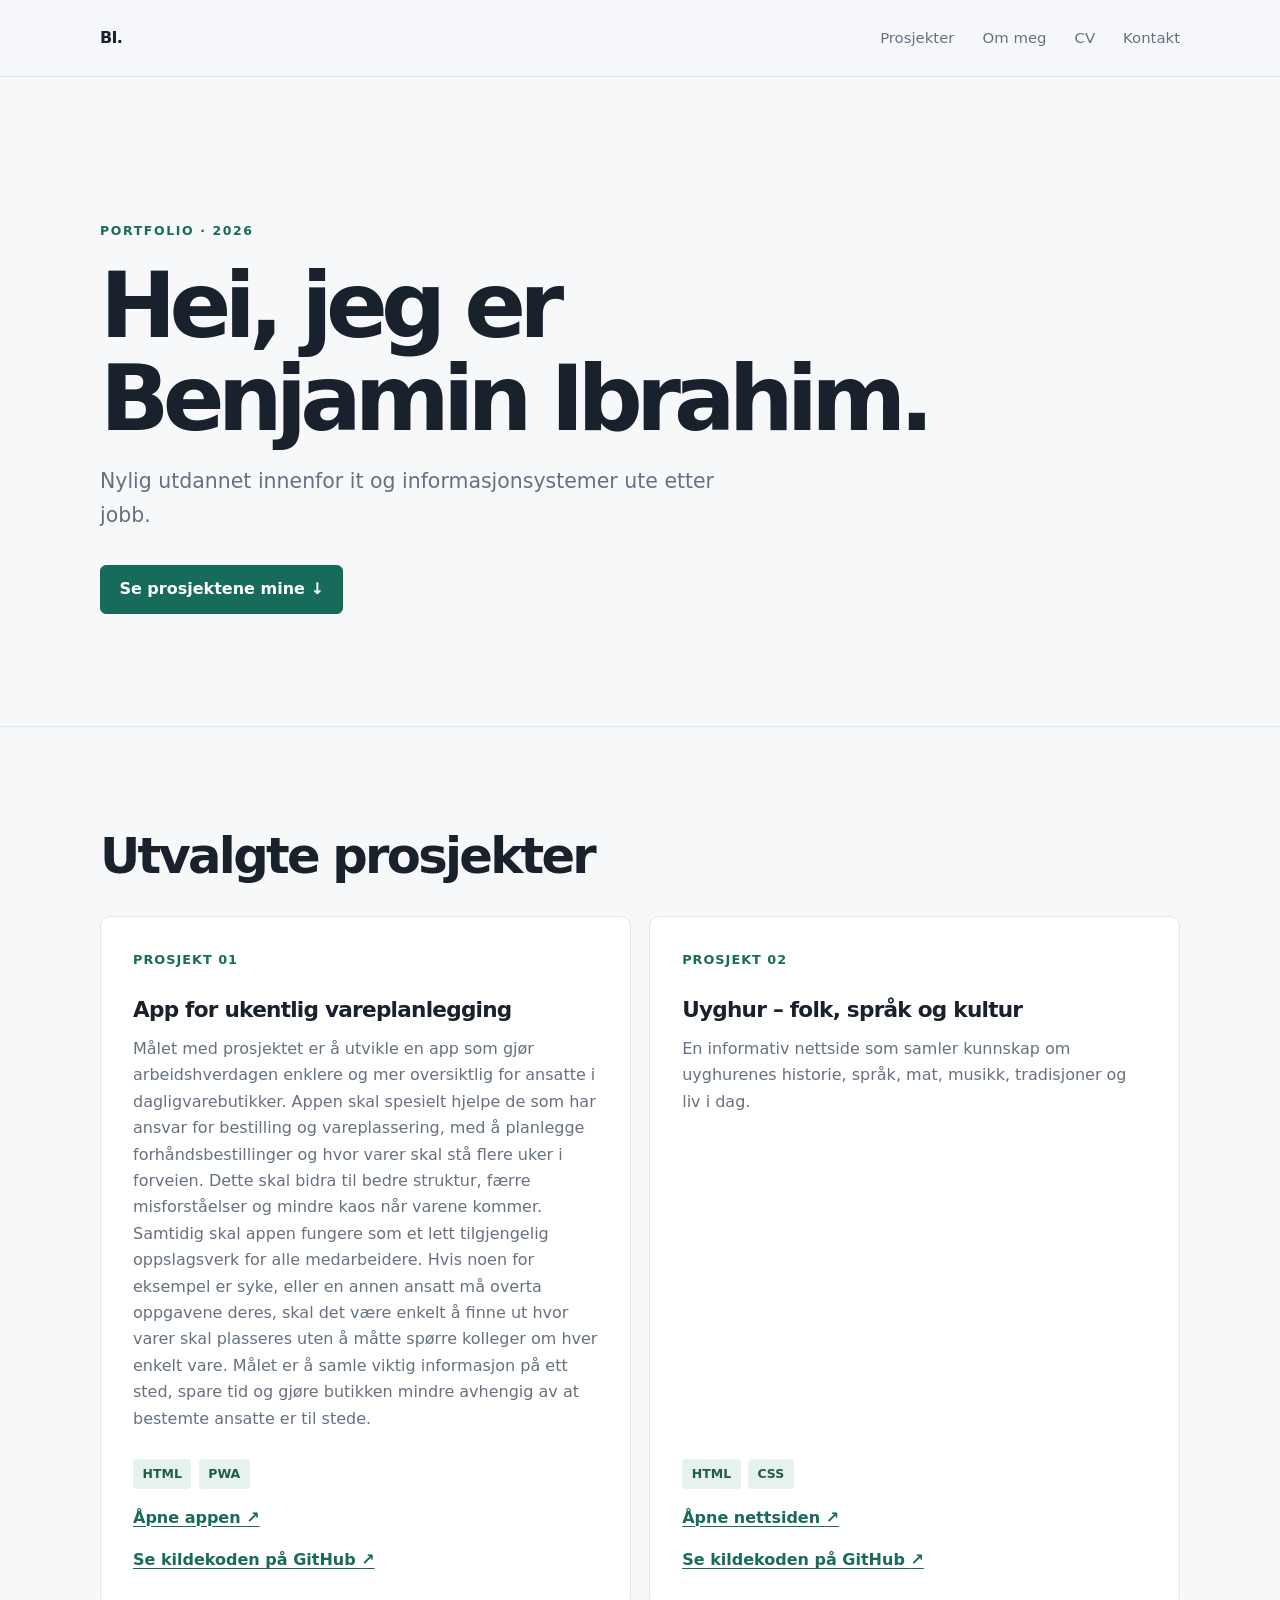
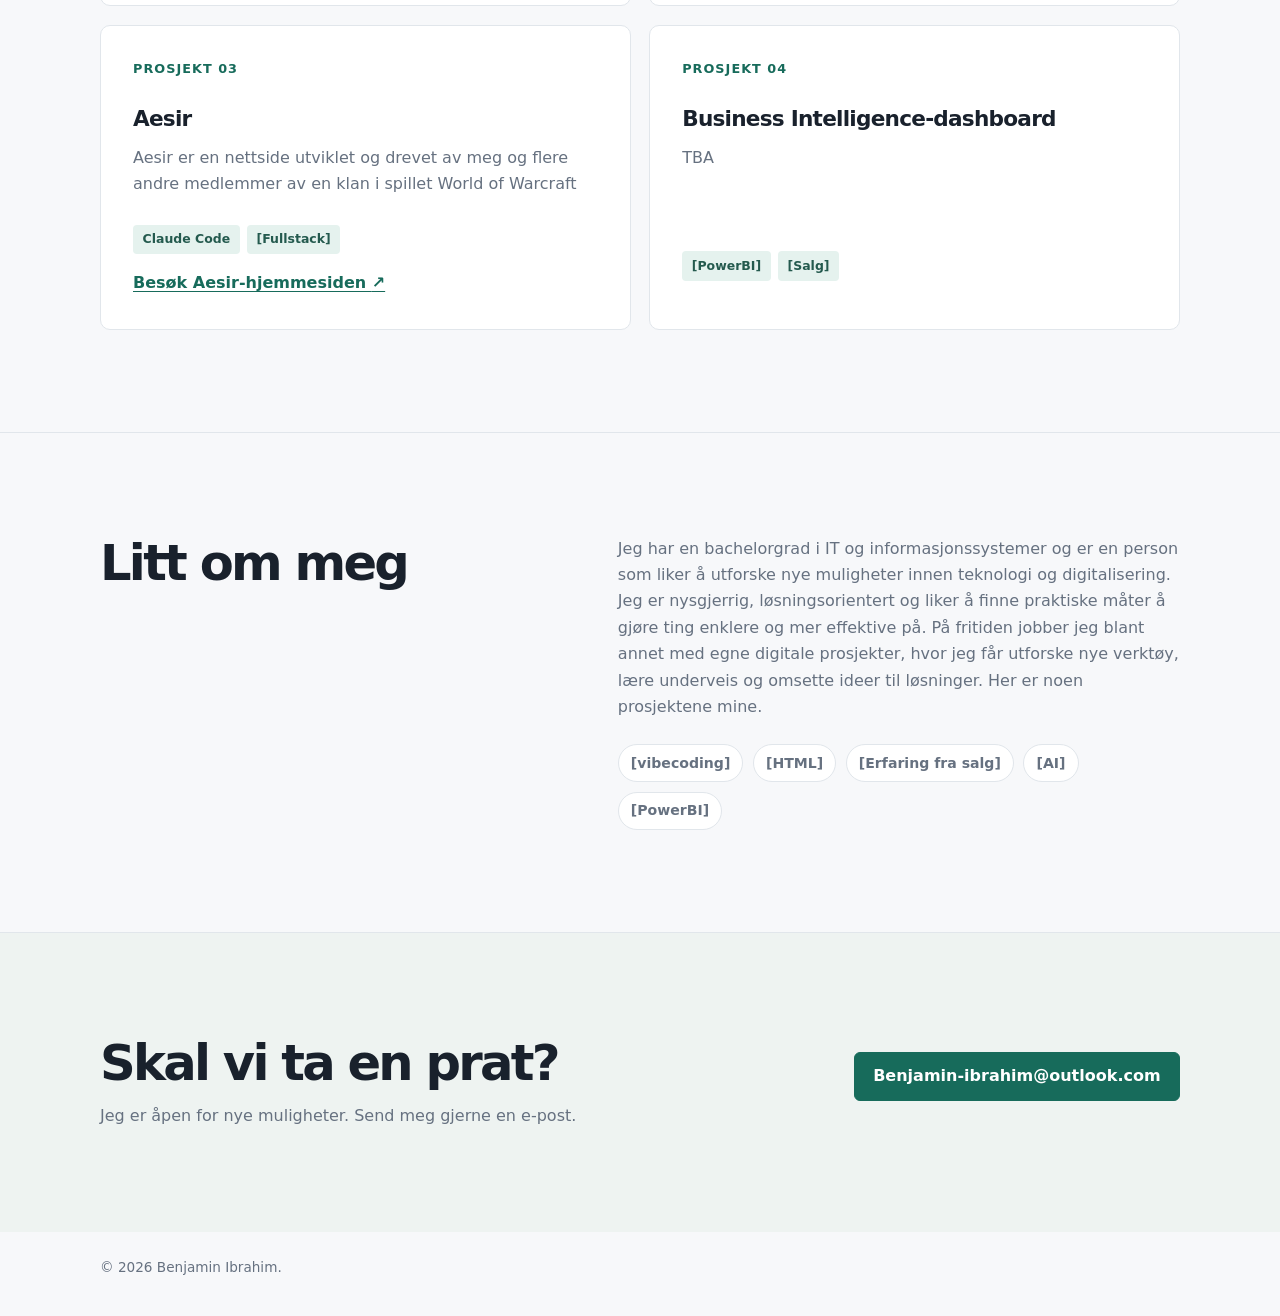
<file: index.html>
<!doctype html>
<html lang="no">
<head>
  <meta charset="utf-8">
  <meta name="viewport" content="width=device-width, initial-scale=1">
  <meta name="description" content="Portfolio med prosjekter, ferdigheter og kontaktinformasjon.">
  <meta name="theme-color" content="#f7f8fa">
  <title>Benjamin Ibrahim — Portfolio</title>
  <style>
    :root {
      color-scheme: light;
      --background: #f7f8fa;
      --surface: #fff;
      --text: #19212c;
      --muted: #667180;
      --line: #e1e6eb;
      --accent: #176b5b;
      --accent-soft: #e5f2ee;
      --max-width: 1080px;
    }

    * { box-sizing: border-box; }

    html { scroll-behavior: smooth; }

    body {
      margin: 0;
      background: var(--background);
      color: var(--text);
      font-family: Inter, ui-sans-serif, system-ui, -apple-system, BlinkMacSystemFont, "Segoe UI", sans-serif;
      font-size: 16px;
      line-height: 1.65;
      -webkit-font-smoothing: antialiased;
    }

    a { color: inherit; }

    a:focus-visible {
      outline: 3px solid #e2a23a;
      outline-offset: 4px;
      border-radius: 3px;
    }

    .skip-link {
      position: absolute;
      top: -100px;
      left: 1rem;
      z-index: 2;
      padding: .65rem 1rem;
      background: var(--surface);
    }

    .skip-link:focus { top: 1rem; }

    .container {
      width: min(calc(100% - 3rem), var(--max-width));
      margin-inline: auto;
    }

    .site-header {
      border-bottom: 1px solid var(--line);
      background: rgb(247 248 250 / 92%);
    }

    .navigation {
      min-height: 76px;
      display: flex;
      align-items: center;
      justify-content: space-between;
      gap: 2rem;
    }

    .brand {
      font-weight: 750;
      letter-spacing: -.04em;
      text-decoration: none;
    }

    .nav-links {
      display: flex;
      gap: 1.75rem;
      margin: 0;
      padding: 0;
      list-style: none;
    }

    .nav-links a {
      color: var(--muted);
      font-size: .93rem;
      text-decoration: none;
    }

    .nav-links a:hover, .text-link:hover { color: var(--accent); }

    main { overflow: hidden; }

    .hero {
      padding-block: clamp(5rem, 12vw, 9rem) clamp(4.5rem, 9vw, 7rem);
    }

    .eyebrow {
      margin: 0 0 1.1rem;
      color: var(--accent);
      font-size: .78rem;
      font-weight: 750;
      letter-spacing: .13em;
      text-transform: uppercase;
    }

    h1, h2, h3, p { margin-top: 0; }

    h1 {
      max-width: 850px;
      margin-bottom: 1.25rem;
      font-size: clamp(2.8rem, 7.4vw, 5.7rem);
      line-height: 1.02;
      letter-spacing: -.075em;
    }

    .hero-copy {
      max-width: 620px;
      margin-bottom: 2rem;
      color: var(--muted);
      font-size: clamp(1.08rem, 2vw, 1.28rem);
    }

    .button {
      display: inline-flex;
      align-items: center;
      justify-content: center;
      min-height: 48px;
      padding: .65rem 1.15rem;
      border: 1px solid var(--accent);
      border-radius: 6px;
      background: var(--accent);
      color: white;
      font-weight: 700;
      text-decoration: none;
      transition: background-color .18s ease, transform .18s ease;
    }

    .button:hover {
      transform: translateY(-2px);
      background: #105448;
    }

    .section {
      padding-block: clamp(4rem, 8vw, 6.5rem);
      border-top: 1px solid var(--line);
    }

    .section-heading {
      display: flex;
      align-items: end;
      justify-content: space-between;
      gap: 2rem;
      margin-bottom: 2rem;
    }

    .section-heading h2, .about h2, .contact h2 {
      margin-bottom: 0;
      font-size: clamp(2rem, 4.5vw, 3.1rem);
      line-height: 1.1;
      letter-spacing: -.055em;
    }

    .section-note {
      max-width: 390px;
      margin-bottom: .15rem;
      color: var(--muted);
    }

    .project-grid {
      display: grid;
      grid-template-columns: repeat(2, minmax(0, 1fr));
      gap: 1.15rem;
    }

    .project-card {
      min-height: 290px;
      display: flex;
      flex-direction: column;
      padding: clamp(1.4rem, 3vw, 2rem);
      border: 1px solid var(--line);
      border-radius: 10px;
      background: var(--surface);
      transition: border-color .18s ease, transform .18s ease;
    }

    .project-card:hover {
      transform: translateY(-3px);
      border-color: #b6cbc5;
    }

    .project-number {
      margin-bottom: 1.35rem;
      color: var(--accent);
      font-size: .8rem;
      font-weight: 750;
      letter-spacing: .08em;
    }

    .project-card h3 {
      margin-bottom: .55rem;
      font-size: 1.35rem;
      letter-spacing: -.035em;
    }

    .project-card p { color: var(--muted); }

    .tags {
      display: flex;
      flex-wrap: wrap;
      gap: .45rem;
      margin-top: auto;
      padding-top: .7rem;
    }

    .tag {
      padding: .28rem .6rem;
      border-radius: 4px;
      background: var(--accent-soft);
      color: #245a4e;
      font-size: .78rem;
      font-weight: 650;
    }

    .text-link {
      width: fit-content;
      margin-top: 1rem;
      color: var(--accent);
      font-weight: 700;
      text-decoration-thickness: 1px;
      text-underline-offset: 3px;
    }

    .about-layout {
      display: grid;
      grid-template-columns: minmax(0, .85fr) minmax(0, 1.15fr);
      gap: clamp(2rem, 8vw, 7rem);
    }

    .about-copy { color: var(--muted); }

    .about-copy p:last-child { margin-bottom: 0; }

    .skills {
      display: flex;
      flex-wrap: wrap;
      gap: .6rem;
      margin-top: 1.5rem;
    }

    .skill {
      padding: .4rem .75rem;
      border: 1px solid var(--line);
      border-radius: 999px;
      background: var(--surface);
      font-size: .88rem;
      font-weight: 600;
    }

    .contact {
      padding-block: clamp(4rem, 8vw, 6.5rem);
      border-top: 1px solid var(--line);
      background: #eef3f1;
    }

    .contact-layout {
      display: flex;
      align-items: center;
      justify-content: space-between;
      gap: 2rem;
    }

    .contact p {
      max-width: 480px;
      margin: .8rem 0 0;
      color: var(--muted);
    }

    footer {
      padding-block: 1.5rem;
      color: var(--muted);
      font-size: .85rem;
    }

    @media (max-width: 680px) {
      .container { width: min(calc(100% - 2rem), var(--max-width)); }
      .navigation { min-height: 68px; gap: 1rem; }
      .nav-links { gap: .9rem; }
      .nav-links a { font-size: .83rem; }
      .section-heading, .contact-layout { align-items: flex-start; flex-direction: column; }
      .project-grid, .about-layout { grid-template-columns: 1fr; }
      .project-card { min-height: 260px; }
    }

    @media (prefers-reduced-motion: reduce) {
      *, *::before, *::after {
        scroll-behavior: auto !important;
        transition-duration: .01ms !important;
      }
    }
  </style>
</head>
<body>
  <a class="skip-link" href="#innhold">Hopp til innhold</a>
  <header class="site-header">
    <nav class="navigation container" aria-label="Hovedmeny">
      <a class="brand" href="#" aria-label="Benjamin Ibrahim – forsiden">BI.</a>
      <ul class="nav-links">
        <li><a href="#prosjekter">Prosjekter</a></li>
        <li><a href="#om-meg">Om meg</a></li>
        <li><a href="cv.html">CV</a></li>
        <li><a href="#kontakt">Kontakt</a></li>
      </ul>
    </nav>
  </header>

  <main id="innhold">
    <section class="hero container" aria-labelledby="intro-title">
      <p class="eyebrow">Portfolio · 2026</p>
      <h1 id="intro-title">Hei, jeg er Benjamin Ibrahim.</h1>
      <p class="hero-copy">Nylig utdannet innenfor it og informasjonsystemer ute etter jobb.</p>
      <a class="button" href="#prosjekter">Se prosjektene mine <span aria-hidden="true">&nbsp;↓</span></a>
    </section>

    <section class="section" id="prosjekter" aria-labelledby="projects-title">
      <div class="container">
        <div class="section-heading">
          <h2 id="projects-title">Utvalgte prosjekter</h2>
    
        </div>
        <div class="project-grid">
          <article class="project-card">
            <span class="project-number">PROSJEKT 01</span>
            <h3>App for ukentlig vareplanlegging</h3>
            <p>Målet med prosjektet er å utvikle en app som gjør arbeidshverdagen enklere og mer oversiktlig for ansatte i dagligvarebutikker. Appen skal spesielt hjelpe de som har ansvar for bestilling og vareplassering, med å planlegge forhåndsbestillinger og hvor varer skal stå flere uker i forveien. Dette skal bidra til bedre struktur, færre misforståelser og mindre kaos når varene kommer.

Samtidig skal appen fungere som et lett tilgjengelig oppslagsverk for alle medarbeidere. Hvis noen for eksempel er syke, eller en annen ansatt må overta oppgavene deres, skal det være enkelt å finne ut hvor varer skal plasseres uten å måtte spørre kolleger om hver enkelt vare. Målet er å samle viktig informasjon på ett sted, spare tid og gjøre butikken mindre avhengig av at bestemte ansatte er til stede.</p>
            <div class="tags" aria-label="Teknologier">
              <span class="tag">HTML</span>
              <span class="tag">PWA</span>
            </div>
            <a class="text-link" href="vareplanlegger/vareplanlegger.html">Åpne appen <span aria-hidden="true">↗</span></a>
            <a class="text-link" href="https://github.com/benjaminibrahim94-gif/benjamin-portfolio/tree/main/vareplanlegger" target="_blank" rel="noreferrer">Se kildekoden på GitHub <span aria-hidden="true">↗</span></a>
          </article>
          <article class="project-card">
            <span class="project-number">PROSJEKT 02</span>
            <h3>Uyghur – folk, språk og kultur</h3>
            <p>En informativ nettside som samler kunnskap om uyghurenes historie, språk, mat, musikk, tradisjoner og liv i dag.</p>
            <div class="tags" aria-label="Teknologier">
              <span class="tag">HTML</span>
              <span class="tag">CSS</span>
            </div>
            <a class="text-link" href="uyghur/index.html">Åpne nettsiden <span aria-hidden="true">↗</span></a>
            <a class="text-link" href="https://github.com/benjaminibrahim94-gif/benjamin-portfolio/tree/main/uyghur" target="_blank" rel="noreferrer">Se kildekoden på GitHub <span aria-hidden="true">↗</span></a>
          </article>
          <article class="project-card">
            <span class="project-number">PROSJEKT 03</span>
            <h3>Aesir</h3>
            <p>Aesir er en nettside utviklet og drevet av meg og flere andre medlemmer av en klan i spillet World of Warcraft</p>
            <div class="tags" aria-label="Teknologier">
              <span class="tag">Claude Code</span>
              <span class="tag">[Fullstack]</span>
            </div>
            <a class="text-link" href="http://www.guild-aesir.com/" target="_blank" rel="noreferrer">Besøk Aesir-hjemmesiden <span aria-hidden="true">↗</span></a>
          </article>
          <article class="project-card">
            <span class="project-number">PROSJEKT 04</span>
            <h3>Business Intelligence-dashboard</h3>
            <p>TBA</p>
            <div class="tags" aria-label="Teknologier">
              <span class="tag">[PowerBI]</span>
              <span class="tag">[Salg]</span>
            </div>
            <a class="text-link" href="https://github.com/" target="_blank" rel="noreferrer"><span aria-hidden="true"></span></a>
          </article>
        </div>
      </div>
    </section>

    <section class="section about" id="om-meg" aria-labelledby="about-title">
      <div class="container about-layout">
        <h2 id="about-title">Litt om meg</h2>
        <div class="about-copy">
          <p>Jeg har en bachelorgrad i IT og informasjonssystemer og er en person som liker å utforske nye muligheter innen teknologi og digitalisering. Jeg er nysgjerrig, løsningsorientert og liker å finne praktiske måter å gjøre ting enklere og mer effektive på. På fritiden jobber jeg blant annet med egne digitale prosjekter, hvor jeg får utforske nye verktøy, lære underveis og omsette ideer til løsninger. Her er noen prosjektene mine.</p>
          <p></p>
          <div class="skills" aria-label="Ferdigheter">
            <span class="skill">[vibecoding]</span>
            <span class="skill">[HTML]</span>
            <span class="skill">[Erfaring fra salg]</span>
            <span class="skill">[AI]</span>
            <span class="skill">[PowerBI]</span>
          </div>
        </div>
      </div>
    </section>

    <section class="contact" id="kontakt" aria-labelledby="contact-title">
      <div class="container contact-layout">
        <div>
          <h2 id="contact-title">Skal vi ta en prat?</h2>
          <p>Jeg er åpen for nye muligheter. Send meg gjerne en e-post.</p>
        </div>
        <div>
          <a class="button" href="mailto:epost@eksempel.no">Benjamin-ibrahim@outlook.com</a>
          <p><a class="text-link" href="https://www.linkedin.com/" target="_blank" rel="noreferrer"></span></a></p>
        </div>
      </div>
    </section>
  </main>

  <footer class="container">
    <p>© 2026 Benjamin Ibrahim.</p>
  </footer>
</body>
</html>
</file>
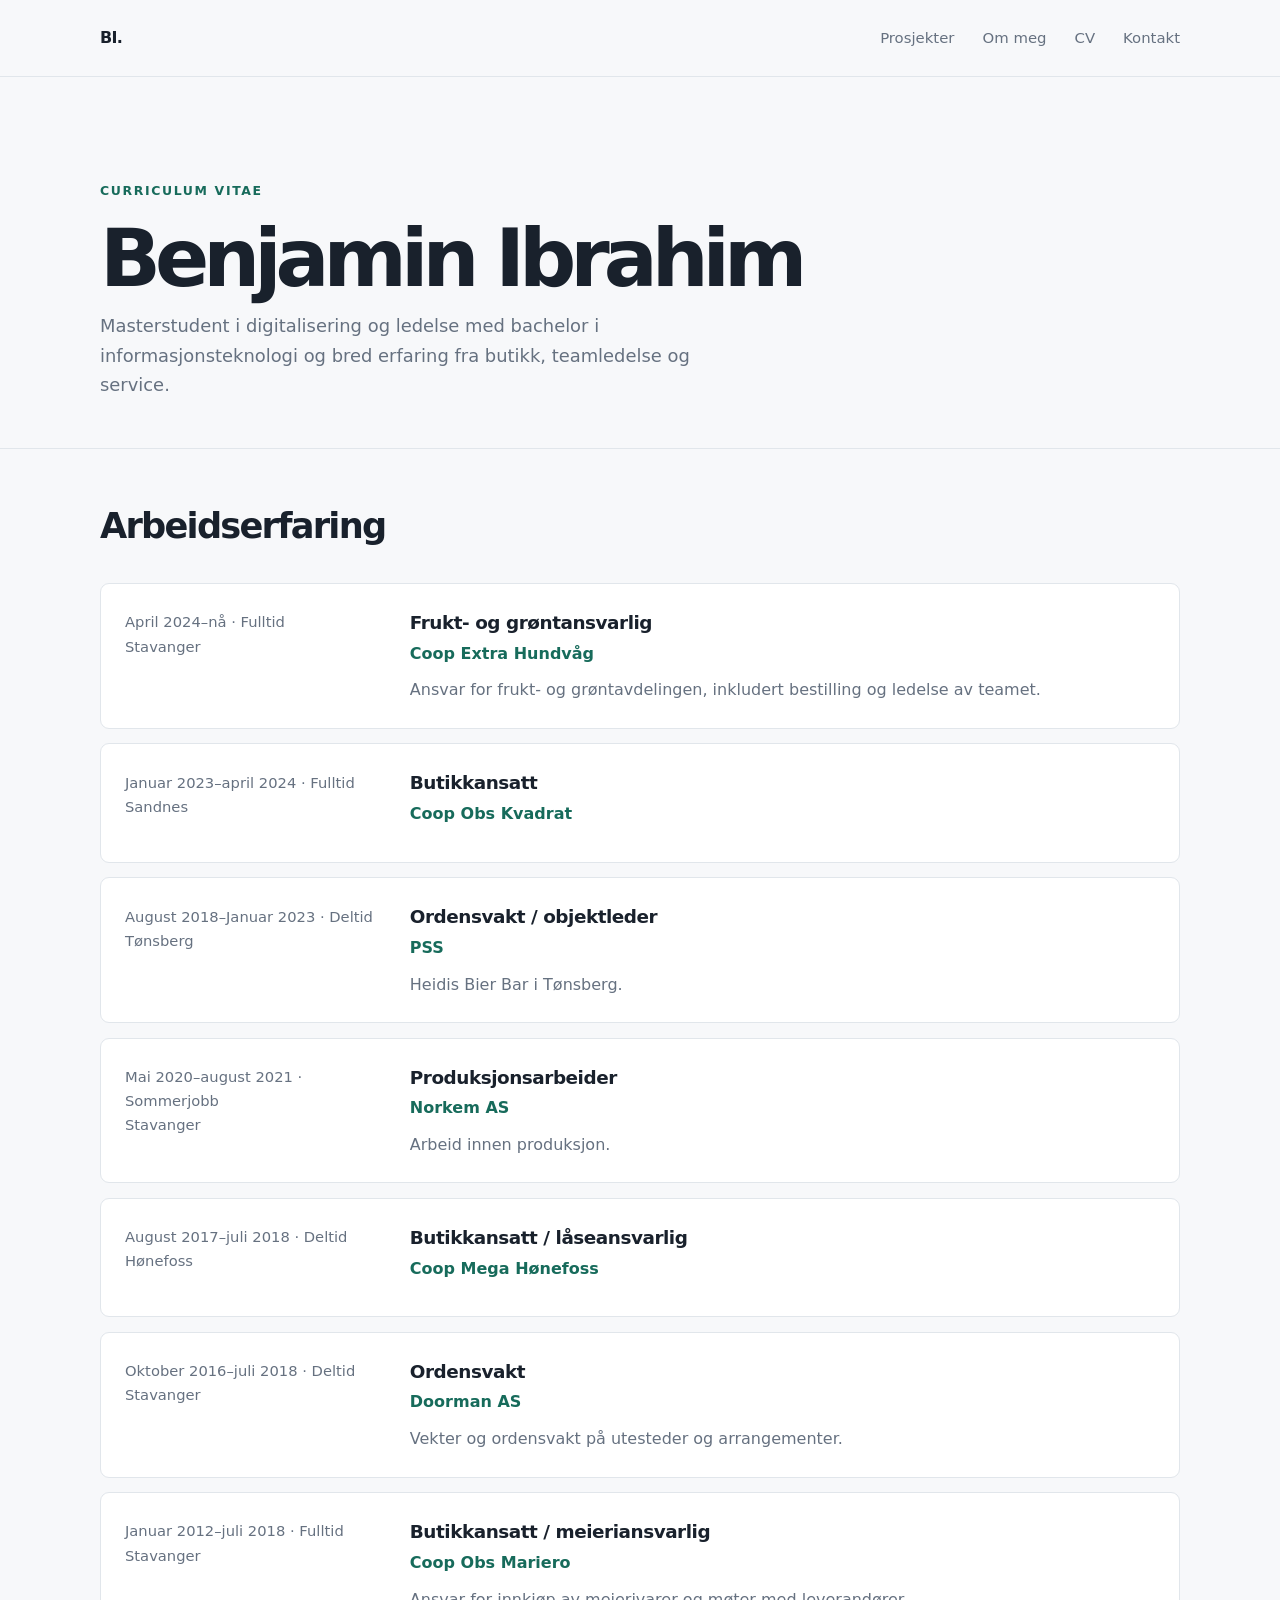
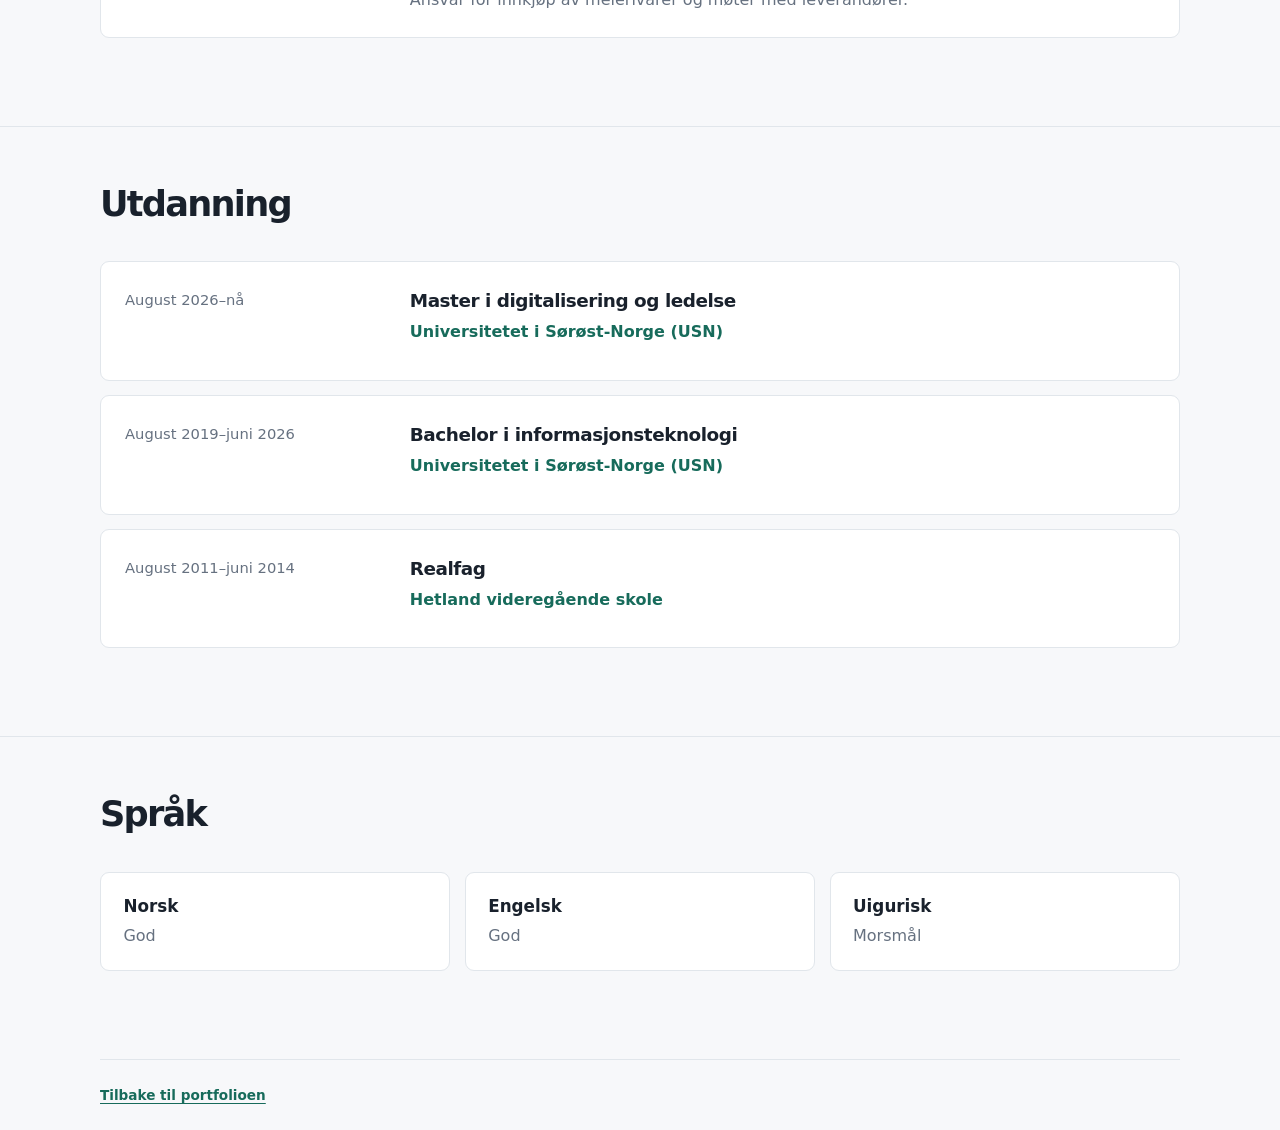
<file: cv.html>
<!doctype html>
<html lang="no">
<head>
  <meta charset="utf-8">
  <meta name="viewport" content="width=device-width, initial-scale=1">
  <meta name="description" content="CV for Benjamin Ibrahim – arbeidserfaring, utdanning og språk.">
  <meta name="theme-color" content="#f7f8fa">
  <title>CV — Benjamin Ibrahim</title>
  <style>
    :root {
      color-scheme: light;
      --background: #f7f8fa;
      --surface: #fff;
      --text: #19212c;
      --muted: #667180;
      --line: #e1e6eb;
      --accent: #176b5b;
      --accent-soft: #e5f2ee;
      --max-width: 1080px;
    }

    * { box-sizing: border-box; }

    body {
      margin: 0;
      background: var(--background);
      color: var(--text);
      font-family: Inter, ui-sans-serif, system-ui, -apple-system, BlinkMacSystemFont, "Segoe UI", sans-serif;
      font-size: 16px;
      line-height: 1.65;
      -webkit-font-smoothing: antialiased;
    }

    a { color: inherit; }

    a:focus-visible {
      outline: 3px solid #e2a23a;
      outline-offset: 4px;
      border-radius: 3px;
    }

    .container {
      width: min(calc(100% - 3rem), var(--max-width));
      margin-inline: auto;
    }

    .site-header { border-bottom: 1px solid var(--line); }

    .navigation {
      min-height: 76px;
      display: flex;
      align-items: center;
      justify-content: space-between;
      gap: 2rem;
    }

    .brand {
      font-weight: 750;
      letter-spacing: -.04em;
      text-decoration: none;
    }

    .nav-links {
      display: flex;
      gap: 1.75rem;
      margin: 0;
      padding: 0;
      list-style: none;
    }

    .nav-links a {
      color: var(--muted);
      font-size: .93rem;
      text-decoration: none;
    }

    .nav-links a:hover, .text-link:hover { color: var(--accent); }

    .intro {
      padding-block: clamp(4rem, 9vw, 6.5rem) 3rem;
    }

    .eyebrow {
      margin: 0 0 1rem;
      color: var(--accent);
      font-size: .78rem;
      font-weight: 750;
      letter-spacing: .13em;
      text-transform: uppercase;
    }

    h1, h2, h3, p { margin-top: 0; }

    h1 {
      margin-bottom: .75rem;
      font-size: clamp(2.8rem, 7vw, 5rem);
      line-height: 1.02;
      letter-spacing: -.075em;
    }

    .intro-copy {
      max-width: 620px;
      margin-bottom: 0;
      color: var(--muted);
      font-size: 1.12rem;
    }

    .cv-section {
      padding-block: 3rem clamp(3.5rem, 7vw, 5.5rem);
      border-top: 1px solid var(--line);
    }

    .section-title {
      margin-bottom: 1.75rem;
      font-size: clamp(1.7rem, 3.5vw, 2.2rem);
      letter-spacing: -.05em;
    }

    .timeline {
      display: grid;
      gap: .9rem;
    }

    .entry {
      display: grid;
      grid-template-columns: minmax(180px, .35fr) minmax(0, 1fr);
      gap: 1.5rem;
      padding: 1.5rem;
      border: 1px solid var(--line);
      border-radius: 9px;
      background: var(--surface);
    }

    .entry-date {
      margin: .15rem 0 0;
      color: var(--muted);
      font-size: .92rem;
    }

    .entry h3 {
      margin-bottom: .15rem;
      font-size: 1.15rem;
      letter-spacing: -.025em;
    }

    .entry-place {
      margin-bottom: .65rem;
      color: var(--accent);
      font-weight: 650;
    }

    .entry-details {
      margin-bottom: 0;
      color: var(--muted);
    }

    .language-list {
      display: grid;
      grid-template-columns: repeat(3, minmax(0, 1fr));
      gap: .9rem;
    }

    .language {
      padding: 1.25rem 1.4rem;
      border: 1px solid var(--line);
      border-radius: 9px;
      background: var(--surface);
    }

    .language h3 {
      margin-bottom: .2rem;
      font-size: 1.05rem;
    }

    .language p {
      margin-bottom: 0;
      color: var(--muted);
    }

    .text-link {
      color: var(--accent);
      font-weight: 700;
      text-decoration-thickness: 1px;
      text-underline-offset: 3px;
    }

    footer {
      padding-block: 1.5rem;
      border-top: 1px solid var(--line);
      color: var(--muted);
      font-size: .85rem;
    }

    @media (max-width: 680px) {
      .container { width: min(calc(100% - 2rem), var(--max-width)); }
      .navigation { min-height: 68px; gap: 1rem; }
      .nav-links { gap: .85rem; }
      .nav-links a { font-size: .83rem; }
      .entry { grid-template-columns: 1fr; gap: .45rem; padding: 1.2rem; }
      .language-list { grid-template-columns: 1fr; }
    }

    @media print {
      body { background: white; }
      .site-header, footer { display: none; }
      .container { width: 100%; }
      .intro { padding-block: 0 1.5rem; }
      .cv-section { padding-block: 1.5rem; break-inside: avoid; }
      .entry, .language { border-color: #bbb; break-inside: avoid; }
    }
  </style>
</head>
<body>
  <header class="site-header">
    <nav class="navigation container" aria-label="Hovedmeny">
      <a class="brand" href="index.html" aria-label="Benjamin Ibrahim – portfolio">BI.</a>
      <ul class="nav-links">
        <li><a href="index.html#prosjekter">Prosjekter</a></li>
        <li><a href="index.html#om-meg">Om meg</a></li>
        <li><a href="cv.html" aria-current="page">CV</a></li>
        <li><a href="index.html#kontakt">Kontakt</a></li>
      </ul>
    </nav>
  </header>

  <main>
    <header class="intro container">
      <p class="eyebrow">Curriculum Vitae</p>
      <h1>Benjamin Ibrahim</h1>
      <p class="intro-copy">Masterstudent i digitalisering og ledelse med bachelor i informasjonsteknologi og bred erfaring fra butikk, teamledelse og service.</p>
    </header>

    <section class="cv-section" aria-labelledby="experience-title">
      <div class="container">
        <h2 class="section-title" id="experience-title">Arbeidserfaring</h2>
        <div class="timeline">
          <article class="entry">
            <p class="entry-date"><time datetime="2025-04">April 2024</time>–nå · Fulltid<br>Stavanger</p>
            <div>
              <h3>Frukt- og grøntansvarlig</h3>
              <p class="entry-place">Coop Extra Hundvåg</p>
              <p class="entry-details">Ansvar for frukt- og grøntavdelingen, inkludert bestilling og ledelse av teamet.</p>
            </div>
          </article>
          <article class="entry">
            <p class="entry-date"><time datetime="2024-01">Januar 2023</time>–<time datetime="2025-04">april 2024</time> · Fulltid<br>Sandnes</p>
            <div>
              <h3>Butikkansatt</h3>
              <p class="entry-place">Coop Obs Kvadrat</p>
            </div>
          </article>
          <article class="entry">
            <p class="entry-date"><time datetime="2018-08">August 2018</time>–<time datetime="2023-05">Januar 2023</time> · Deltid<br>Tønsberg</p>
            <div>
              <h3>Ordensvakt / objektleder</h3>
              <p class="entry-place">PSS</p>
              <p class="entry-details">Heidis Bier Bar i Tønsberg.</p>
            </div>
          </article>
          <article class="entry">
            <p class="entry-date"><time datetime="2020-05">Mai 2020</time>–<time datetime="2021-08">august 2021</time> · Sommerjobb<br>Stavanger</p>
            <div>
              <h3>Produksjonsarbeider</h3>
              <p class="entry-place">Norkem AS</p>
              <p class="entry-details">Arbeid innen produksjon.</p>
            </div>
          </article>
          <article class="entry">
            <p class="entry-date"><time datetime="2017-08">August 2017</time>–<time datetime="2018-07">juli 2018</time> · Deltid<br>Hønefoss</p>
            <div>
              <h3>Butikkansatt / låseansvarlig</h3>
              <p class="entry-place">Coop Mega Hønefoss</p>
            </div>
          </article>
          <article class="entry">
            <p class="entry-date"><time datetime="2016-10">Oktober 2016</time>–<time datetime="2018-07">juli 2018</time> · Deltid<br>Stavanger</p>
            <div>
              <h3>Ordensvakt</h3>
              <p class="entry-place">Doorman AS</p>
              <p class="entry-details">Vekter og ordensvakt på utesteder og arrangementer.</p>
            </div>
          </article>
          <article class="entry">
            <p class="entry-date"><time datetime="2012-01">Januar 2012</time>–<time datetime="2018-07">juli 2018</time> · Fulltid<br>Stavanger</p>
            <div>
              <h3>Butikkansatt / meieriansvarlig</h3>
              <p class="entry-place">Coop Obs Mariero</p>
              <p class="entry-details">Ansvar for innkjøp av meierivarer og møter med leverandører.</p>
            </div>
          </article>
        </div>
      </div>
    </section>

    <section class="cv-section" aria-labelledby="education-title">
      <div class="container">
        <h2 class="section-title" id="education-title">Utdanning</h2>
        <div class="timeline">
          <article class="entry">
            <p class="entry-date"><time datetime="2026-08">August 2026</time>–nå</p>
            <div>
              <h3>Master i digitalisering og ledelse</h3>
              <p class="entry-place">Universitetet i Sørøst-Norge (USN)</p>
            </div>
          </article>
          <article class="entry">
            <p class="entry-date"><time datetime="2019-08">August 2019</time>–<time datetime="2026-06">juni 2026</time></p>
            <div>
              <h3>Bachelor i informasjonsteknologi</h3>
              <p class="entry-place">Universitetet i Sørøst-Norge (USN)</p>
            </div>
          </article>
          <article class="entry">
            <p class="entry-date"><time datetime="2011-08">August 2011</time>–<time datetime="2014-06">juni 2014</time></p>
            <div>
              <h3>Realfag</h3>
              <p class="entry-place">Hetland videregående skole</p>
            </div>
          </article>
        </div>
      </div>
    </section>

    <section class="cv-section" aria-labelledby="languages-title">
      <div class="container">
        <h2 class="section-title" id="languages-title">Språk</h2>
        <div class="language-list">
          <article class="language">
            <h3>Norsk</h3>
            <p>God</p>
          </article>
          <article class="language">
            <h3>Engelsk</h3>
            <p>God</p>
          </article>
          <article class="language">
            <h3>Uigurisk</h3>
            <p>Morsmål</p>
          </article>
        </div>
      </div>
    </section>
  </main>

  <footer class="container">
    <a class="text-link" href="index.html">Tilbake til portfolioen</a>
  </footer>
</body>
</html>
</file>
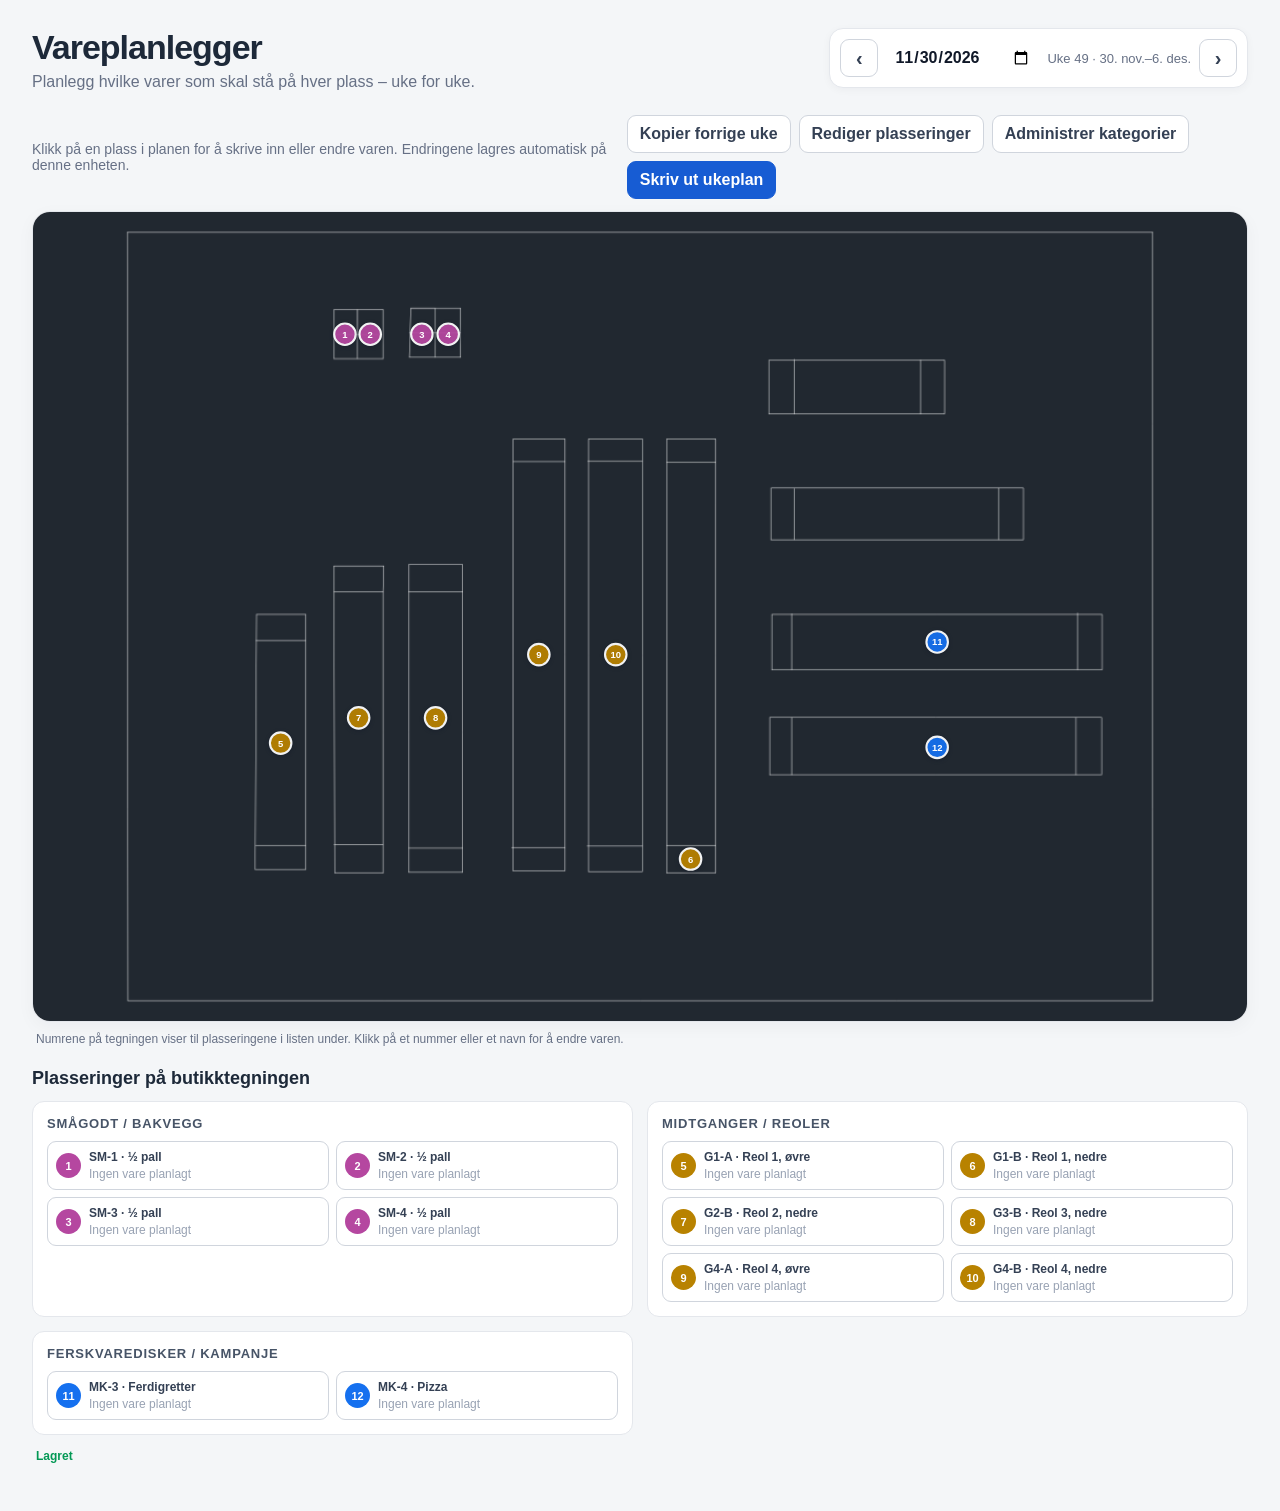
<file: vareplanlegger/vareplanlegger.html>
<!doctype html>
<html lang="no">
<head>
  <meta charset="utf-8">
  <meta name="viewport" content="width=device-width, initial-scale=1">
  <title>Vareplanlegger</title>
  <meta name="theme-color" content="#222930">
  <meta name="description" content="Planlegg varer og plasseringer i butikken uke for uke.">
  <link rel="manifest" href="./manifest.webmanifest">
  <link rel="icon" href="./icons/app-192.png" type="image/png">
  <link rel="apple-touch-icon" href="./icons/app-192.png">
  <style>
    :root {
      color-scheme: light;
      font-family: Inter, "Segoe UI", Arial, sans-serif;
      color: #1d2939;
      background: #f4f6f8;
      font-synthesis: none;
    }

    * { box-sizing: border-box; }

    body { margin: 0; min-width: 320px; }

    button, input, select { font: inherit; }

    .app { max-width: 1440px; margin: 0 auto; padding: 28px 32px 48px; }

    header {
      display: flex;
      align-items: flex-start;
      justify-content: space-between;
      gap: 24px;
      margin-bottom: 24px;
    }

    h1 { margin: 0 0 6px; font-size: clamp(25px, 3vw, 34px); letter-spacing: -1px; }
    .subtitle { color: #667085; margin: 0; }

    .week-controls {
      display: flex;
      align-items: center;
      flex-wrap: wrap;
      gap: 8px;
      padding: 10px;
      border: 1px solid #e4e7ec;
      border-radius: 14px;
      background: #fff;
      box-shadow: 0 2px 8px #1018280a;
    }

    button {
      border: 1px solid #d0d5dd;
      border-radius: 9px;
      padding: 9px 12px;
      background: white;
      color: #344054;
      cursor: pointer;
      font-weight: 600;
    }

    button:hover { background: #f9fafb; }
    button:focus-visible, input:focus-visible, select:focus-visible {
      outline: 3px solid #84caff;
      outline-offset: 2px;
    }

    button.primary { background: #175cd3; border-color: #175cd3; color: white; }
    button.primary:hover { background: #1849a9; }
    button.icon { width: 38px; height: 38px; padding: 0; font-size: 20px; }
    .week-picker { border: 0; font-weight: 700; color: #101828; padding: 8px; }
    .week-label { min-width: 104px; text-align: center; font-size: 13px; color: #667085; }

    .toolbar {
      display: flex;
      align-items: center;
      justify-content: space-between;
      gap: 12px;
      margin: 16px 0 12px;
    }

    .toolbar p { margin: 0; font-size: 14px; color: #667085; }
    .toolbar-actions { display: flex; gap: 8px; flex-wrap: wrap; }
    .placement-hint { display: none; margin: 0 0 10px; padding: 10px 12px; border-radius: 9px; background: #eff8ff; color: #175cd3; font-size: 13px; }
    .placement-hint.active { display: block; }

    .map-shell {
      overflow: auto;
      border: 1px solid #e4e7ec;
      border-radius: 18px;
      background: #fff;
      box-shadow: 0 5px 18px #1018280a;
    }

    .map-canvas {
      position: relative;
      width: 100%;
      min-width: 0;
      aspect-ratio: 1152 / 768;
      background: #fff;
    }

    .store-map-image, .planogram {
      position: absolute;
      inset: 0;
      display: block;
      width: 100%;
      height: 100%;
    }

    .store-map-image { object-fit: fill; }
    .planogram { overflow: visible; }
    .plan-slot { cursor: pointer; }
    .plan-slot circle { stroke: #fff; stroke-width: 2; opacity: .94; filter: drop-shadow(0 1px 2px #10182880); transition: r .12s, stroke-width .12s; }
    .plan-slot text { fill: #fff; font-size: 9px; font-weight: 750; text-anchor: middle; dominant-baseline: central; pointer-events: none; }
    .plan-slot:hover circle, .plan-slot:focus circle { r: 13.2px; stroke: #101828; stroke-width: 3; }
    .plan-slot.is-highlighted circle { r: 15px; stroke: #101828; stroke-width: 3; opacity: 1; }
    .plan-slot:focus { outline: none; }
    .map-caption { margin: 10px 4px 0; color: #667085; font-size: 12px; }

    .location-key { margin-top: 22px; }
    .location-key h2 { margin: 0 0 12px; font-size: 18px; }
    .key-groups { display: grid; grid-template-columns: repeat(2, minmax(0, 1fr)); gap: 14px; }
    .key-group { padding: 14px; border: 1px solid #e4e7ec; border-radius: 12px; background: #fff; }
    .key-group h3 { margin: 0 0 10px; color: #475467; font-size: 13px; text-transform: uppercase; letter-spacing: .06em; }
    .key-items { display: grid; grid-template-columns: repeat(2, minmax(0, 1fr)); gap: 7px; }
    .key-item { display: flex; align-items: center; gap: 8px; min-width: 0; padding: 8px; text-align: left; font-size: 12px; }
    .key-item.is-highlighted { background: #eff8ff; border-color: #84caff; box-shadow: 0 0 0 2px #84caff40; }
    .key-number { display: grid; flex: 0 0 25px; width: 25px; height: 25px; place-items: center; border-radius: 50%; color: white; font-size: 11px; }
    .key-copy { display: flex; min-width: 0; flex-direction: column; gap: 3px; }
    .key-name { font-weight: 700; color: #344054; }
    .key-product { overflow-wrap: anywhere; color: #175cd3; }
    .key-product.empty { color: #98a2b3; font-weight: 400; }

    .legend { display: flex; gap: 18px; flex-wrap: wrap; padding: 14px 4px 0; color: #667085; font-size: 12px; }
    .legend span { display: inline-flex; align-items: center; gap: 7px; }
    .dot { width: 9px; height: 9px; border-radius: 50%; background: #e9a8de; }
    .dot.fresh { background: #84caff; }
    .dot.aisle { background: #98a2b3; }
    .dot.meal { background: #fdb022; }
    .saved { color: #039855; font-size: 12px; font-weight: 600; }

    dialog {
      width: min(440px, calc(100% - 28px));
      padding: 0;
      border: 0;
      border-radius: 16px;
      box-shadow: 0 20px 55px #10182840;
    }

    dialog::backdrop { background: #10182880; }
    .dialog-content { padding: 22px; }
    .dialog-content h2 { margin: 0 0 5px; font-size: 21px; }
    .dialog-content p { margin: 0 0 18px; color: #667085; font-size: 14px; }
    .dialog-content label { display: block; margin-bottom: 7px; font-size: 13px; font-weight: 700; }
    .dialog-content input { width: 100%; padding: 12px; border: 1px solid #d0d5dd; border-radius: 9px; }
    .dialog-actions { display: flex; justify-content: flex-end; gap: 8px; margin-top: 18px; }

    @media (max-width: 720px) {
      .app { padding: 20px 14px 32px; }
      header { flex-direction: column; }
      .week-controls { width: 100%; justify-content: space-between; }
      .toolbar { align-items: flex-start; flex-direction: column; }
      .toolbar-actions { width: 100%; }
      .key-groups { grid-template-columns: minmax(0, 1fr); }
    }

    @media (max-width: 380px) {
      .key-items { grid-template-columns: minmax(0, 1fr); }
    }

    @media print {
      body { background: white; }
      .app { max-width: none; padding: 0; }
      header { margin-bottom: 12px; }
      .week-controls button, .toolbar-actions { display: none; }
      .map-shell { overflow: visible; box-shadow: none; }
      .map-canvas { min-width: 0; }
      .key-item { break-inside: avoid; }
    }
  </style>
</head>
<body>
  <main class="app">
    <header>
      <div>
        <h1>Vareplanlegger</h1>
        <p class="subtitle">Planlegg hvilke varer som skal stå på hver plass – uke for uke.</p>
      </div>
      <div class="week-controls" aria-label="Velg planleggingsuke">
        <button class="icon" id="previous-week" aria-label="Forrige uke">‹</button>
        <input class="week-picker" id="week-picker" type="date" aria-label="Velg mandag i planleggingsuken">
        <span class="week-label" id="week-label"></span>
        <button class="icon" id="next-week" aria-label="Neste uke">›</button>
      </div>
    </header>

    <div class="toolbar">
      <p>Klikk på en plass i planen for å skrive inn eller endre varen. Endringene lagres automatisk på denne enheten.</p>
      <div class="toolbar-actions">
        <button id="copy-previous">Kopier forrige uke</button>
        <button id="placement-mode" aria-pressed="false">Rediger plasseringer</button>
        <button id="manage-categories">Administrer kategorier</button>
        <button id="install-app" hidden>Installer app</button>
        <button class="primary" id="print-plan">Skriv ut ukeplan</button>
      </div>
    </div>

    <p class="placement-hint" id="placement-hint" role="status">Klikk på tegningen for å legge til en plass. Klikk på en eksisterende markør eller et navn nedenfor for å endre den.</p>
    <section class="map-shell" aria-label="Redigerbart planogram for butikken">
      <div class="map-canvas" id="map-canvas">
        <img class="store-map-image" src="butikkplan-ny.png" alt="Hele butikktegningen sett ovenfra">
        <svg class="planogram" id="planogram" viewBox="0 0 1152 768" role="group" aria-label="Hele butikktegningen med nummererte, redigerbare vareplasser"></svg>
      </div>
    </section>
    <p class="map-caption">Numrene på tegningen viser til plasseringene i listen under. Klikk på et nummer eller et navn for å endre varen.</p>

    <section class="location-key" aria-label="Plasseringer på butikktegningen">
      <h2>Plasseringer på butikktegningen</h2>
      <div class="key-groups" id="location-key"></div>
    </section>

    <div class="legend" aria-label="Lagringsstatus">
      <span class="saved" id="saved-status" role="status">Lagret</span>
    </div>
  </main>

  <dialog id="edit-dialog">
    <form class="dialog-content" id="edit-form" method="dialog">
      <h2 id="dialog-title">Endre vare</h2>
      <p id="dialog-subtitle"></p>
      <label for="product-input">Vare / innhold</label>
      <input id="product-input" type="text" maxlength="80" placeholder="Skriv inn varen som skal stå her">
      <div class="dialog-actions">
        <button type="button" id="clear-product">Tøm plassen</button>
        <button type="button" id="cancel-edit">Avbryt</button>
        <button type="submit" class="primary">Lagre</button>
      </div>
    </form>
  </dialog>

  <dialog id="location-dialog">
    <form class="dialog-content" id="location-form" method="dialog">
      <h2 id="location-dialog-title">Ny plassering</h2>
      <p id="location-dialog-subtitle">Gi plassen et tydelig navn og en kategori.</p>
      <label for="location-name-input">Navn på plassen</label>
      <input id="location-name-input" type="text" maxlength="80" required placeholder="For eksempel: Pall ved frukt">
      <label for="location-category-input">Kategori</label>
      <input id="location-category-input" type="text" maxlength="50" required list="location-categories" placeholder="For eksempel: Kampanje">
      <datalist id="location-categories"></datalist>
      <select id="location-category-select" hidden aria-label="Velg kategori"></select>
      <div class="dialog-actions">
        <button type="button" id="move-location" hidden>Flytt plass</button>
        <button type="button" id="delete-location" hidden>Slett plass</button>
        <button type="button" id="cancel-location">Avbryt</button>
        <button type="submit" class="primary">Lagre plass</button>
      </div>
    </form>
  </dialog>

  <dialog id="category-dialog">
    <form class="dialog-content" id="category-form" method="dialog">
      <h2>Kategorier</h2>
      <p>Opprett, gi nytt navn til eller slett kategorier for plasseringene.</p>
      <label for="category-select">Kategori</label>
      <select id="category-select" required></select>
      <label for="category-name">Kategorinavn</label>
      <input id="category-name" type="text" maxlength="50" placeholder="Skriv inn et kategorinavn">
      <label for="category-move-to">Flytt plasseringer til ved sletting</label>
      <select id="category-move-to"></select>
      <div class="dialog-actions">
        <button type="button" id="add-category">Legg til</button>
        <button type="button" id="rename-category">Endre navn</button>
        <button type="button" id="delete-category">Slett kategori</button>
        <button type="button" id="close-category-dialog">Lukk</button>
      </div>
    </form>
  </dialog>

  <script>
    const defaultLocations = [
      { id: "sm-pall-1", category: "Smågodt / bakvegg", name: "SM-1 · ½ pall", x: 296, y: 116, color: "#b547a0" },
      { id: "sm-pall-2", category: "Smågodt / bakvegg", name: "SM-2 · ½ pall", x: 320, y: 116, color: "#b547a0" },
      { id: "sm-pall-3", category: "Smågodt / bakvegg", name: "SM-3 · ½ pall", x: 369, y: 116, color: "#b547a0" },
      { id: "sm-pall-4", category: "Smågodt / bakvegg", name: "SM-4 · ½ pall", x: 394, y: 116, color: "#b547a0" },
      { id: "reol1-ovre", category: "Midtganger / reoler", name: "G1-A · Reol 1, øvre", x: 235, y: 504, color: "#475467" },
      { id: "reol1-nedre", category: "Midtganger / reoler", name: "G1-B · Reol 1, nedre", x: 624, y: 614, color: "#475467" },
      { id: "reol2-nedre", category: "Midtganger / reoler", name: "G2-B · Reol 2, nedre", x: 309, y: 480, color: "#475467" },
      { id: "reol3-nedre", category: "Midtganger / reoler", name: "G3-B · Reol 3, nedre", x: 382, y: 480, color: "#475467" },
      { id: "reol4-ovre", category: "Midtganger / reoler", name: "G4-A · Reol 4, øvre", x: 480, y: 420, color: "#475467" },
      { id: "reol4-nedre", category: "Midtganger / reoler", name: "G4-B · Reol 4, nedre", x: 553, y: 420, color: "#475467" },
      { id: "kampanje-ferdigretter", category: "Ferskvaredisker / kampanje", name: "MK-3 · Ferdigretter", x: 858, y: 408, color: "#dc6803" },
      { id: "kampanje-pizza", category: "Ferskvaredisker / kampanje", name: "MK-4 · Pizza", x: 858, y: 508, color: "#dc6803" }
    ];

    const locationsStorageKey = "vareplanlegger:locations";
    const categoriesStorageKey = "vareplanlegger:categories";
    const picker = document.querySelector("#week-picker");
    const weekLabel = document.querySelector("#week-label");
    const dialog = document.querySelector("#edit-dialog");
    const locationDialog = document.querySelector("#location-dialog");
    const productInput = document.querySelector("#product-input");
    const savedStatus = document.querySelector("#saved-status");
    const planogram = document.querySelector("#planogram");
    const locationKey = document.querySelector("#location-key");
    const mapCanvas = document.querySelector("#map-canvas");
    const locationNameInput = document.querySelector("#location-name-input");
    const locationCategoryInput = document.querySelector("#location-category-input");
    const locationCategorySelect = document.querySelector("#location-category-select");
    const categoryDialog = document.querySelector("#category-dialog");
    const categorySelect = document.querySelector("#category-select");
    const categoryNameInput = document.querySelector("#category-name");
    const categoryMoveTo = document.querySelector("#category-move-to");
    const svgNamespace = "http://www.w3.org/2000/svg";
    const categoryColors = ["#175cd3", "#039855", "#dc6803", "#7a5af8", "#c11574", "#0e7090", "#b54708", "#475467"];
    let locations = loadLocations();
    let categories = loadCategories();
    let activeLocation = null;
    let editingLocationId = null;
    let movingLocationId = null;
    let pendingPosition = null;
    let placementMode = false;
    let currentPlan = {};

    function loadLocations() {
      try {
        const saved = localStorage.getItem(locationsStorageKey);
        if (!saved) return defaultLocations.map(location => ({ ...location }));
        const parsed = JSON.parse(saved);
        if (!Array.isArray(parsed) || parsed.some(location =>
          !location || typeof location.id !== "string" ||
          typeof location.name !== "string" || typeof location.category !== "string" ||
          !Number.isFinite(location.x) || !Number.isFinite(location.y)
        )) {
          throw new Error("Ugyldig format på lagrede plasseringer.");
        }
        return parsed;
      } catch (error) {
        console.error("Kunne ikke lese lagrede plasseringer.", error);
        return defaultLocations.map(location => ({ ...location }));
      }
    }

    function loadCategories() {
      try {
        const saved = localStorage.getItem(categoriesStorageKey);
        const storedCategories = saved === null
          ? defaultLocations.map(location => location.category)
          : JSON.parse(saved);
        if (!Array.isArray(storedCategories) || storedCategories.some(category =>
          typeof category !== "string" || !category.trim()
        )) {
          throw new Error("Ugyldig format på lagrede kategorier.");
        }
        return [...new Set([
          ...storedCategories,
          ...locations.map(location => location.category)
        ])];
      } catch (error) {
        console.error("Kunne ikke lese lagrede kategorier.", error);
        return [...new Set([
          ...defaultLocations.map(location => location.category),
          ...locations.map(location => location.category)
        ])];
      }
    }

    function saveLocations() {
      try {
        localStorage.setItem(locationsStorageKey, JSON.stringify(locations));
        return true;
      } catch (error) {
        console.error("Kunne ikke lagre plasseringene.", error);
        savedStatus.textContent = "Kunne ikke lagre plasseringene";
        savedStatus.style.color = "#d92d20";
        return false;
      }
    }

    function saveConfiguration(nextCategories, nextLocations) {
      let previousCategories;
      let previousLocations;
      try {
        previousCategories = localStorage.getItem(categoriesStorageKey);
        previousLocations = localStorage.getItem(locationsStorageKey);
        localStorage.setItem(categoriesStorageKey, JSON.stringify(nextCategories));
        localStorage.setItem(locationsStorageKey, JSON.stringify(nextLocations));
        savedStatus.textContent = "Lagret";
        savedStatus.style.color = "#039855";
        return true;
      } catch (error) {
        console.error("Kunne ikke lagre kategoriene og plasseringene.", error);
        if (previousCategories !== undefined && previousLocations !== undefined) {
          try {
            if (previousCategories === null) localStorage.removeItem(categoriesStorageKey);
            else localStorage.setItem(categoriesStorageKey, previousCategories);
            if (previousLocations === null) localStorage.removeItem(locationsStorageKey);
            else localStorage.setItem(locationsStorageKey, previousLocations);
          } catch (rollbackError) {
            console.error("Kunne ikke gjenopprette kategoriene og plasseringene etter lagringsfeilen.", rollbackError);
          }
        }
        savedStatus.textContent = "Kunne ikke lagre";
        savedStatus.style.color = "#d92d20";
        return false;
      }
    }

    function mondayOf(date) {
      const result = new Date(date.getFullYear(), date.getMonth(), date.getDate());
      const day = (result.getDay() + 6) % 7;
      result.setDate(result.getDate() - day);
      return result;
    }

    function dateKey(date) {
      return `${date.getFullYear()}-${String(date.getMonth() + 1).padStart(2, "0")}-${String(date.getDate()).padStart(2, "0")}`;
    }

    function fromDateKey(value) {
      const [year, month, day] = value.split("-").map(Number);
      return mondayOf(new Date(year, month - 1, day));
    }

    function isoWeek(date) {
      const target = new Date(Date.UTC(date.getFullYear(), date.getMonth(), date.getDate()));
      target.setUTCDate(target.getUTCDate() + 4 - (target.getUTCDay() || 7));
      const yearStart = new Date(Date.UTC(target.getUTCFullYear(), 0, 1));
      return Math.ceil((((target - yearStart) / 86400000) + 1) / 7);
    }

    function weekStorageKey(key) {
      return `vareplanlegger:${key}`;
    }

    function parsePlan(rawPlan) {
      const stored = JSON.parse(rawPlan || "{}");
      if (stored.version === 2 && stored.items && typeof stored.items === "object") {
        const validIds = new Set(locations.map(location => location.id));
        return Object.fromEntries(Object.entries(stored.items).filter(([id]) => validIds.has(id)));
      }

      const oldIndexToId = {
        13: "reol1-ovre",
        14: "reol1-nedre",
        16: "reol2-nedre",
        18: "reol3-nedre",
        19: "reol4-ovre",
        20: "reol4-nedre",
        23: "kampanje-ferdigretter",
        24: "kampanje-pizza"
      };
      const migrated = {};
      Object.entries(oldIndexToId).forEach(([oldIndex, id]) => {
        if (typeof stored[oldIndex] === "string") migrated[id] = stored[oldIndex];
      });
      return migrated;
    }

    function svgElement(tag, attributes = {}) {
      const element = document.createElementNS(svgNamespace, tag);
      Object.entries(attributes).forEach(([name, value]) => element.setAttribute(name, value));
      return element;
    }

    function colorForCategory(category) {
      const normalizedCategory = category.toLocaleLowerCase("no-NO");
      if (normalizedCategory.includes("midtganger") || normalizedCategory.includes("reoler")) return "#b88200";
      if (normalizedCategory.includes("ferskvare") || normalizedCategory.includes("kampanje")) return "#1570ef";
      const knownCategory = locations.find(location => location.category === category);
      if (knownCategory) return knownCategory.color;
      let hash = 0;
      for (const character of category) hash = (hash * 31 + character.charCodeAt(0)) >>> 0;
      return categoryColors[hash % categoryColors.length];
    }

    function highlightLocation(id, active) {
      [planogram, locationKey].forEach(container => {
        [...container.querySelectorAll("[data-location-id]")].forEach(element => {
          if (element.dataset.locationId === id) {
            element.classList.toggle("is-highlighted", active);
          }
        });
      });
    }

    function setPlacementMode(active) {
      placementMode = active;
      const button = document.querySelector("#placement-mode");
      button.setAttribute("aria-pressed", String(active));
      button.textContent = active ? "Avslutt plassering" : "Rediger plasseringer";
      const hint = document.querySelector("#placement-hint");
      hint.textContent = movingLocationId
        ? "Klikk på den nye plasseringen på tegningen for å flytte markøren."
        : "Klikk på tegningen for å legge til en plass. Klikk på en eksisterende markør eller et navn nedenfor for å endre den.";
      hint.classList.toggle("active", active);
      mapCanvas.style.cursor = active ? "crosshair" : "";
    }

    function refreshCategoryManager(selectedCategory = categories[0]) {
      categorySelect.replaceChildren(...categories.map(category => {
        const option = document.createElement("option");
        option.value = category;
        option.textContent = category;
        return option;
      }));
      categorySelect.value = selectedCategory;
      categoryNameInput.value = selectedCategory || "";
      categoryMoveTo.replaceChildren(...categories
        .filter(category => category !== selectedCategory)
        .map(category => {
          const option = document.createElement("option");
          option.value = category;
          option.textContent = category;
          return option;
        }));
      document.querySelector("#delete-category").disabled = categories.length <= 1;
      categoryMoveTo.disabled = categories.length <= 1;
    }

    function openCategoryManager() {
      refreshCategoryManager();
      categoryDialog.showModal();
    }

    function openLocationDialog({ location = null, position = null } = {}) {
      editingLocationId = location?.id || null;
      pendingPosition = position;
      document.querySelector("#location-dialog-title").textContent = location ? "Endre plassering" : "Ny plassering";
      document.querySelector("#location-dialog-subtitle").textContent = location
        ? "Endre navn eller kategori, eller flytt markøren til en ny plass på tegningen."
        : "Plassen blir lagt til der du klikket på butikktegningen.";
      locationNameInput.value = location?.name || "";
      locationCategoryInput.value = location?.category || "";
      locationCategoryInput.hidden = Boolean(location);
      locationCategoryInput.required = !location;
      locationCategorySelect.hidden = !location;
      locationCategorySelect.required = Boolean(location);
      document.querySelector("#delete-location").hidden = !location;
      document.querySelector("#move-location").hidden = !location;

      locationCategorySelect.replaceChildren(
        ...categories.map(category => {
          const option = document.createElement("option");
          option.value = category;
          option.textContent = category;
          return option;
        })
      );
      locationCategorySelect.value = location?.category || categories[0] || "";
      const categoryList = document.querySelector("#location-categories");
      categoryList.replaceChildren(
        ...categories.map(category => {
          const option = document.createElement("option");
          option.value = category;
          return option;
        })
      );
      locationDialog.showModal();
      locationNameInput.focus();
    }

    function removeLocation(id) {
      if (!window.confirm("Slette denne plassen og varen som er planlagt der for alle uker?")) return;

      const planUpdates = [];
      try {
        for (let index = 0; index < localStorage.length; index += 1) {
          const key = localStorage.key(index);
          if (!key || !key.startsWith("vareplanlegger:") || key === locationsStorageKey) continue;
          const raw = localStorage.getItem(key);
          const plan = parsePlan(raw);
          if (Object.prototype.hasOwnProperty.call(plan, id)) {
            const updatedPlan = { ...plan };
            delete updatedPlan[id];
            planUpdates.push({ key, previous: raw, next: JSON.stringify({ version: 2, items: updatedPlan }) });
          }
        }
      } catch (error) {
        console.error("Kunne ikke klargjøre sletting av plassens ukeplaner.", error);
        window.alert("Plassen ble ikke slettet fordi en lagret ukeplan ikke kunne leses.");
        return;
      }

      const previousLocations = locations;
      locations = locations.filter(location => location.id !== id);
      try {
        planUpdates.forEach(update => localStorage.setItem(update.key, update.next));
        if (!saveLocations()) throw new Error("Kunne ikke lagre endringene i plasseringene.");
      } catch (error) {
        console.error("Kunne ikke slette plasseringen fra lagringen.", error);
        locations = previousLocations;
        planUpdates.forEach(update => {
          try {
            localStorage.setItem(update.key, update.previous);
          } catch (rollbackError) {
            console.error(`Kunne ikke gjenopprette ukeplanen ${update.key}.`, rollbackError);
          }
        });
        window.alert("Plassen ble ikke slettet fordi endringene ikke kunne lagres.");
        return;
      }

      delete currentPlan[id];
      renderSlots();
      locationDialog.close();
    }

    function renderWeek() {
      const monday = fromDateKey(picker.value);
      const key = dateKey(monday);
      picker.value = key;
      const sunday = new Date(monday);
      sunday.setDate(sunday.getDate() + 6);
      weekLabel.textContent = `Uke ${isoWeek(monday)} · ${monday.toLocaleDateString("no-NO", { day: "numeric", month: "short" })}–${sunday.toLocaleDateString("no-NO", { day: "numeric", month: "short" })}`;

      try {
        currentPlan = parsePlan(localStorage.getItem(weekStorageKey(key)));
      } catch (error) {
        console.error("Kunne ikke lese den lagrede ukeplanen.", error);
        currentPlan = {};
      }
      renderSlots();
    }

    function renderSlots() {
      planogram.replaceChildren();
      locationKey.replaceChildren();

      const groups = new Map();
      [...new Set([...categories, ...locations.map(location => location.category)])].forEach(category => {
        const section = document.createElement("section");
        section.className = "key-group";
        const heading = document.createElement("h3");
        heading.textContent = category;
        const items = document.createElement("div");
        items.className = "key-items";
        section.append(heading, items);
        locationKey.append(section);
        groups.set(category, items);
      });

      locations.forEach((location, index) => {
        const itemNumber = index + 1;
        const product = currentPlan[location.id] || "";
        const label = `${location.name}: ${product || "ingen vare satt"}. Klikk for å endre.`;
        const marker = svgElement("g", {
          class: "plan-slot",
          role: "button",
          tabindex: 0,
          "data-location-id": location.id,
          "aria-label": label
        });
        marker.append(svgElement("title"));
        marker.lastChild.textContent = label;
        marker.append(svgElement("circle", {
          cx: location.x,
          cy: location.y,
          r: 10.2,
          fill: colorForCategory(location.category)
        }));
        const markerNumber = svgElement("text", { x: location.x, y: location.y });
        markerNumber.textContent = itemNumber;
        marker.append(markerNumber);
        marker.addEventListener("click", () => {
          if (placementMode) openLocationDialog({ location });
          else openEditor(index);
        });
        marker.addEventListener("pointerenter", () => highlightLocation(location.id, true));
        marker.addEventListener("pointerleave", () => highlightLocation(location.id, false));
        marker.addEventListener("focus", () => highlightLocation(location.id, true));
        marker.addEventListener("blur", () => highlightLocation(location.id, false));
        marker.addEventListener("keydown", event => {
          if (event.key === "Enter" || event.key === " ") {
            event.preventDefault();
            openEditor(index);
          }
        });
        planogram.append(marker);

        const keyButton = document.createElement("button");
        keyButton.className = "key-item";
        keyButton.type = "button";
        keyButton.dataset.locationId = location.id;
        keyButton.setAttribute("aria-label", label);
        const number = document.createElement("span");
        number.className = "key-number";
        number.style.backgroundColor = colorForCategory(location.category);
        number.textContent = itemNumber;
        const copy = document.createElement("span");
        copy.className = "key-copy";
        const name = document.createElement("span");
        name.className = "key-name";
        name.textContent = location.name;
        const productName = document.createElement("span");
        productName.className = `key-product${product ? "" : " empty"}`;
        productName.textContent = product || "Ingen vare planlagt";
        copy.append(name, productName);
        keyButton.append(number, copy);
        keyButton.addEventListener("pointerenter", () => highlightLocation(location.id, true));
        keyButton.addEventListener("pointerleave", () => highlightLocation(location.id, false));
        keyButton.addEventListener("focus", () => highlightLocation(location.id, true));
        keyButton.addEventListener("blur", () => highlightLocation(location.id, false));
        keyButton.addEventListener("click", event => {
          if (placementMode) {
            openLocationDialog({ location });
          } else {
            openEditor(index);
          }
        });
        groups.get(location.category).append(keyButton);
      });
    }

    function openEditor(index) {
      activeLocation = locations[index].id;
      const location = locations[index];
      document.querySelector("#dialog-title").textContent = location.name;
      document.querySelector("#dialog-subtitle").textContent = `Uke ${isoWeek(fromDateKey(picker.value))} · skriv inn varen for denne plassen.`;
      productInput.value = currentPlan[location.id] || "";
      dialog.showModal();
      productInput.focus();
    }

    function savePlan() {
      const key = dateKey(fromDateKey(picker.value));
      try {
        localStorage.setItem(weekStorageKey(key), JSON.stringify({ version: 2, items: currentPlan }));
        savedStatus.textContent = "Lagret";
        savedStatus.style.color = "#039855";
      } catch (error) {
        savedStatus.textContent = "Kunne ikke lagre";
        savedStatus.style.color = "#d92d20";
        console.error("Kunne ikke lagre ukeplanen.", error);
      }
    }

    function updateProduct(value) {
      if (value.trim()) currentPlan[activeLocation] = value.trim();
      else delete currentPlan[activeLocation];
      renderSlots();
      savePlan();
      dialog.close();
    }

    function changeWeek(amount) {
      const date = fromDateKey(picker.value);
      date.setDate(date.getDate() + amount * 7);
      picker.value = dateKey(date);
      renderWeek();
    }

    document.querySelector("#previous-week").addEventListener("click", () => changeWeek(-1));
    document.querySelector("#next-week").addEventListener("click", () => changeWeek(1));
    picker.addEventListener("change", renderWeek);
    document.querySelector("#print-plan").addEventListener("click", () => {
      if (window.AndroidPrint && typeof window.AndroidPrint.print === "function") {
        window.AndroidPrint.print();
      } else {
        window.print();
      }
    });
    document.querySelector("#manage-categories").addEventListener("click", openCategoryManager);
    categorySelect.addEventListener("change", () => refreshCategoryManager(categorySelect.value));
    document.querySelector("#add-category").addEventListener("click", () => {
      const name = categoryNameInput.value.trim();
      if (!name) {
        window.alert("Skriv inn et navn på den nye kategorien.");
        return;
      }
      if (categories.some(category => category.toLocaleLowerCase() === name.toLocaleLowerCase())) {
        window.alert("Denne kategorien finnes allerede.");
        return;
      }
      const nextCategories = [...categories, name];
      if (!saveConfiguration(nextCategories, locations)) return;
      categories = nextCategories;
      refreshCategoryManager(name);
      renderSlots();
    });
    document.querySelector("#rename-category").addEventListener("click", () => {
      const previousName = categorySelect.value;
      const name = categoryNameInput.value.trim();
      if (!previousName || !name) {
        window.alert("Velg en kategori og skriv inn det nye navnet.");
        return;
      }
      if (name === previousName) return;
      if (categories.some(category => category.toLocaleLowerCase() === name.toLocaleLowerCase())) {
        window.alert("Denne kategorien finnes allerede.");
        return;
      }
      const nextCategories = categories.map(category => category === previousName ? name : category);
      const nextLocations = locations.map(location => location.category === previousName
        ? { ...location, category: name }
        : location);
      if (!saveConfiguration(nextCategories, nextLocations)) return;
      categories = nextCategories;
      locations = nextLocations;
      refreshCategoryManager(name);
      renderSlots();
    });
    document.querySelector("#delete-category").addEventListener("click", () => {
      const category = categorySelect.value;
      const destination = categoryMoveTo.value;
      if (!category || categories.length <= 1) {
        window.alert("Den siste kategorien kan ikke slettes.");
        return;
      }
      if (!destination || destination === category) {
        window.alert("Velg en annen kategori som plasseringene skal flyttes til.");
        return;
      }
      const affectedCount = locations.filter(location => location.category === category).length;
      const description = affectedCount
        ? `Slette «${category}» og flytte ${affectedCount} plassering(er) til «${destination}»?`
        : `Slette kategorien «${category}»?`;
      if (!window.confirm(description)) return;

      const nextCategories = categories.filter(item => item !== category);
      const nextLocations = locations.map(location => location.category === category
        ? { ...location, category: destination }
        : location);
      if (!saveConfiguration(nextCategories, nextLocations)) return;
      categories = nextCategories;
      locations = nextLocations;
      refreshCategoryManager(destination);
      renderSlots();
    });
    document.querySelector("#close-category-dialog").addEventListener("click", () => categoryDialog.close());
    document.querySelector("#placement-mode").addEventListener("click", () => {
      movingLocationId = null;
      setPlacementMode(!placementMode);
    });
    mapCanvas.addEventListener("click", event => {
      if (!placementMode || event.target.closest(".plan-slot")) return;
      const bounds = mapCanvas.getBoundingClientRect();
      const position = {
        x: Math.round((event.clientX - bounds.left) * 1152 / bounds.width),
        y: Math.round((event.clientY - bounds.top) * 768 / bounds.height)
      };

      if (movingLocationId) {
        const previousLocations = locations;
        locations = locations.map(location => location.id === movingLocationId
          ? { ...location, ...position }
          : location);
        if (!saveLocations()) {
          locations = previousLocations;
          return;
        }
        movingLocationId = null;
        setPlacementMode(false);
        renderSlots();
        return;
      }

      openLocationDialog({ position });
    });
    document.querySelector("#location-form").addEventListener("submit", event => {
      event.preventDefault();
      const name = locationNameInput.value.trim();
      const category = editingLocationId
        ? locationCategorySelect.value
        : locationCategoryInput.value.trim();
      if (!name || !category) return;

      const previousLocations = locations;
      if (editingLocationId) {
        locations = locations.map(location => location.id === editingLocationId
          ? { ...location, name, category, color: colorForCategory(category) }
          : location);
      } else {
        const id = `plass-${Date.now()}-${Math.random().toString(36).slice(2, 8)}`;
        locations = [...locations, {
          id,
          name,
          category,
          ...pendingPosition,
          color: colorForCategory(category)
        }];
      }

      const nextCategories = categories.includes(category) ? categories : [...categories, category];
      const saved = nextCategories.length === categories.length
        ? saveLocations()
        : saveConfiguration(nextCategories, locations);
      if (!saved) {
        locations = previousLocations;
        return;
      }
      categories = nextCategories;
      renderSlots();
      locationDialog.close();
    });
    document.querySelector("#move-location").addEventListener("click", () => {
      movingLocationId = editingLocationId;
      locationDialog.close();
      setPlacementMode(true);
      document.querySelector("#placement-hint").textContent = "Klikk på den nye plasseringen på tegningen for å flytte markøren.";
    });
    document.querySelector("#delete-location").addEventListener("click", () => {
      if (editingLocationId) removeLocation(editingLocationId);
    });
    document.querySelector("#cancel-location").addEventListener("click", () => locationDialog.close());
    document.querySelector("#cancel-edit").addEventListener("click", () => dialog.close());
    document.querySelector("#clear-product").addEventListener("click", () => updateProduct(""));
    document.querySelector("#edit-form").addEventListener("submit", event => {
      event.preventDefault();
      updateProduct(productInput.value);
    });

    document.querySelector("#copy-previous").addEventListener("click", () => {
      const currentMonday = fromDateKey(picker.value);
      const previousMonday = new Date(currentMonday);
      previousMonday.setDate(previousMonday.getDate() - 7);
      const previousPlan = localStorage.getItem(weekStorageKey(dateKey(previousMonday)));
      if (!previousPlan) {
        window.alert("Det finnes ingen lagret plan for forrige uke å kopiere.");
        return;
      }
      try {
        currentPlan = parsePlan(previousPlan);
        renderSlots();
        savePlan();
      } catch (error) {
        console.error("Kunne ikke kopiere planen fra forrige uke.", error);
        window.alert("Ukeplanen kunne ikke leses, så den ble ikke kopiert.");
      }
    });

    picker.value = dateKey(mondayOf(new Date()));
    renderWeek();

    let pendingInstallPrompt = null;
    const installButton = document.querySelector("#install-app");
    window.addEventListener("beforeinstallprompt", event => {
      event.preventDefault();
      pendingInstallPrompt = event;
      installButton.hidden = false;
    });
    window.addEventListener("appinstalled", () => {
      pendingInstallPrompt = null;
      installButton.hidden = true;
    });
    installButton.addEventListener("click", async () => {
      if (!pendingInstallPrompt) return;
      await pendingInstallPrompt.prompt();
      await pendingInstallPrompt.userChoice;
      pendingInstallPrompt = null;
      installButton.hidden = true;
    });

    if ("serviceWorker" in navigator) {
      navigator.serviceWorker.register("./service-worker.js").catch(error => {
        console.error("Kunne ikke aktivere offline-støtte for appen.", error);
      });
    }
  </script>
</body>
</html>
</file>
